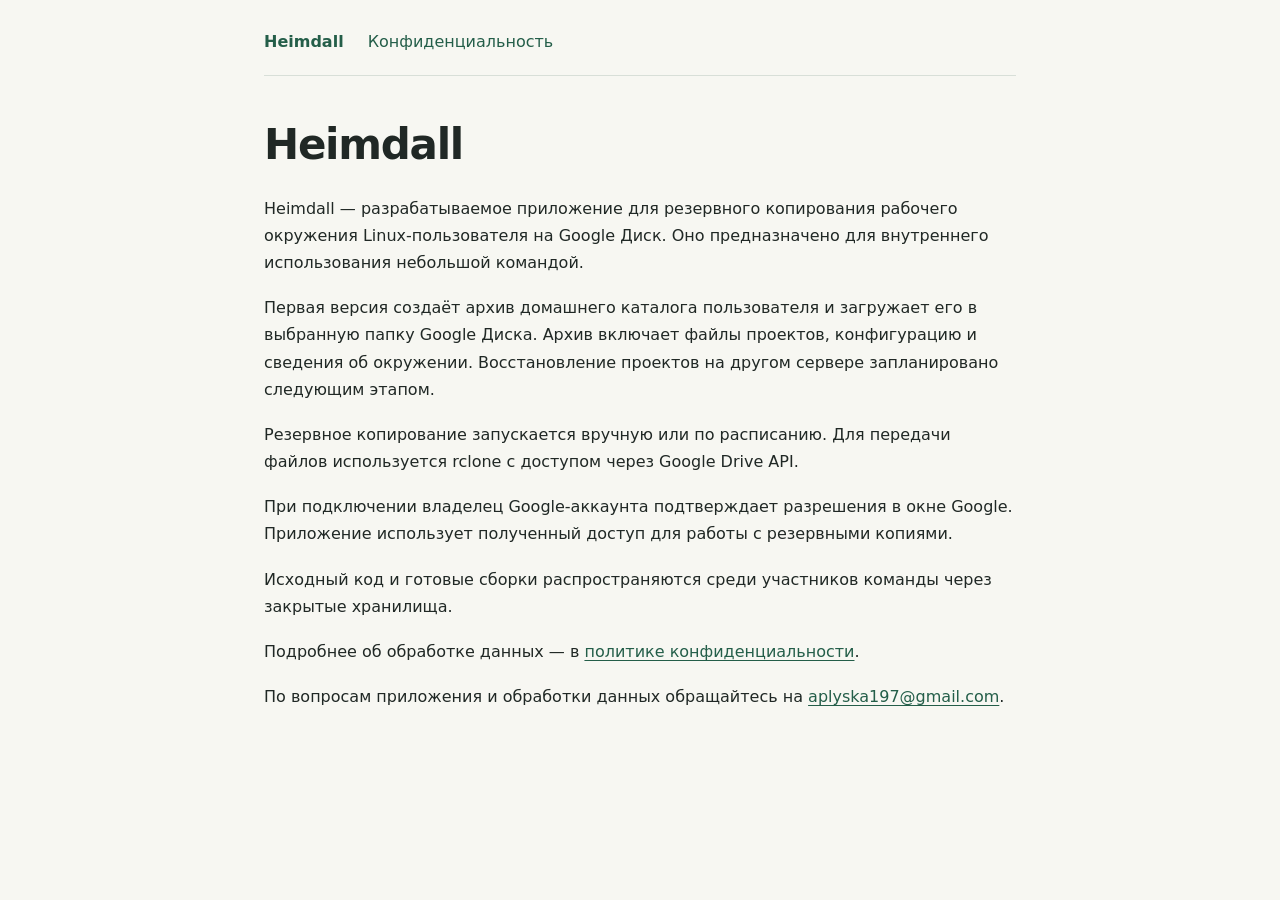
<file: index.html>
<!doctype html>
<html lang="ru">
<head>
  <meta charset="utf-8">
  <meta name="viewport" content="width=device-width, initial-scale=1">
  <title>Heimdall — резервное копирование окружения Linux</title>
  <meta name="description" content="Heimdall — разрабатываемое приложение для резервного копирования рабочего окружения Linux-пользователя на Google Диск.">
  <link rel="stylesheet" href="styles.css">
</head>
<body>
  <nav aria-label="Навигация">
    <a href="index.html" aria-current="page">Heimdall</a>
    <a href="privacy.html">Конфиденциальность</a>
  </nav>
  <main>
    <h1>Heimdall</h1>
    <p>Heimdall — разрабатываемое приложение для резервного копирования рабочего окружения Linux-пользователя на Google Диск. Оно предназначено для внутреннего использования небольшой командой.</p>
    <p>Первая версия создаёт архив домашнего каталога пользователя и загружает его в выбранную папку Google Диска. Архив включает файлы проектов, конфигурацию и сведения об окружении. Восстановление проектов на другом сервере запланировано следующим этапом.</p>
    <p>Резервное копирование запускается вручную или по расписанию. Для передачи файлов используется rclone с доступом через Google Drive API.</p>
    <p>При подключении владелец Google-аккаунта подтверждает разрешения в окне Google. Приложение использует полученный доступ для работы с резервными копиями.</p>
    <p>Исходный код и готовые сборки распространяются среди участников команды через закрытые хранилища.</p>
    <p>Подробнее об обработке данных — в <a href="privacy.html">политике конфиденциальности</a>.</p>
    <p>По вопросам приложения и обработки данных обращайтесь на <a href="mailto:aplyska197@gmail.com">aplyska197@gmail.com</a>.</p>
  </main>
</body>
</html>
</file>
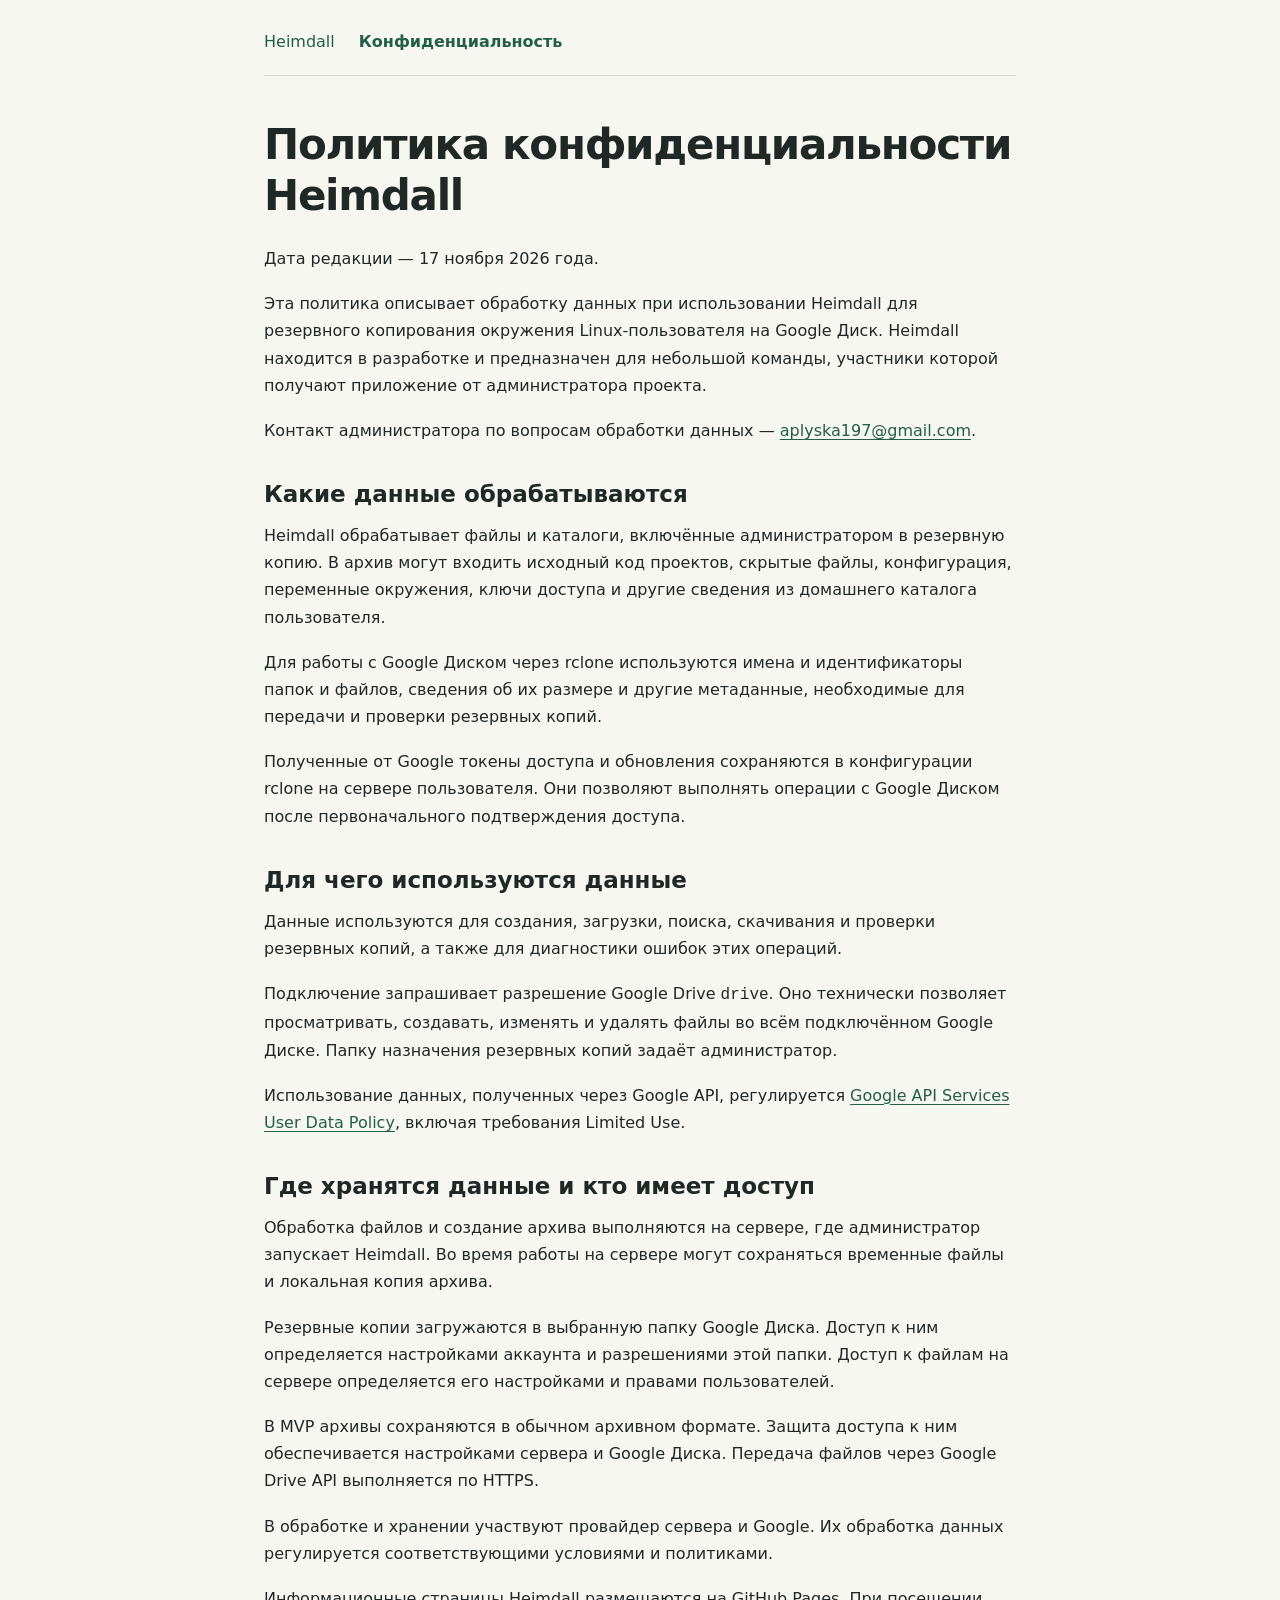
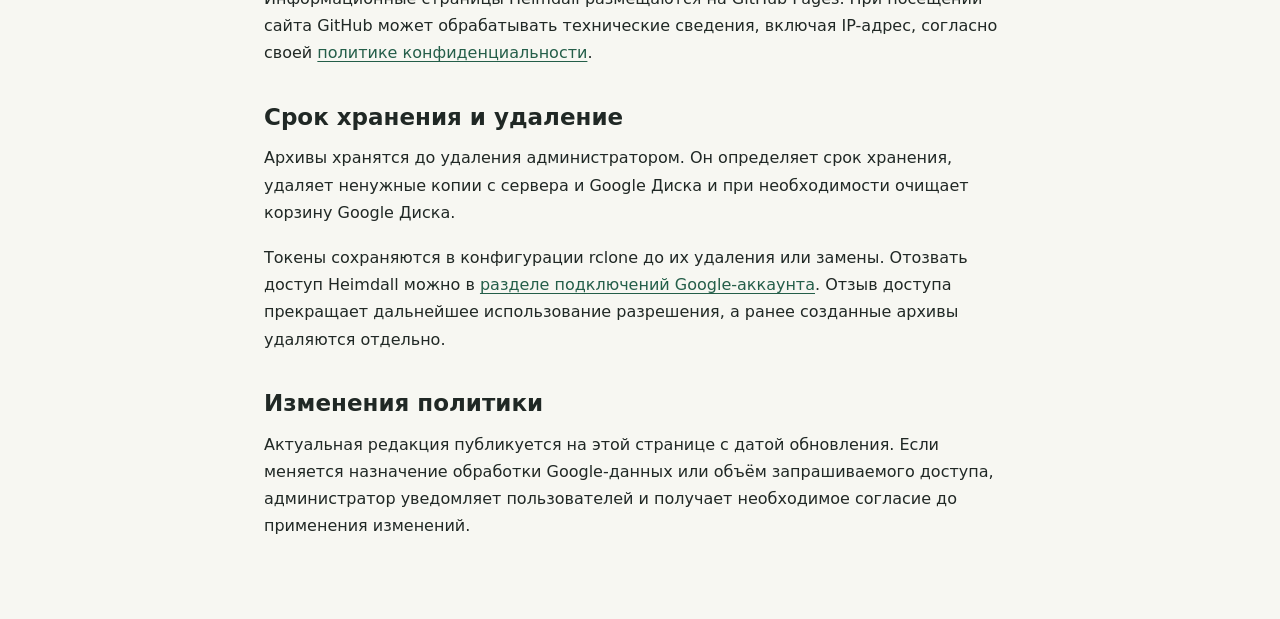
<file: privacy.html>
<!doctype html>
<html lang="ru">
<head>
  <meta charset="utf-8">
  <meta name="viewport" content="width=device-width, initial-scale=1">
  <title>Политика конфиденциальности — Heimdall</title>
  <meta name="description" content="Обработка, хранение и удаление данных при использовании Heimdall для резервного копирования на Google Диск.">
  <link rel="stylesheet" href="styles.css">
</head>
<body>
  <nav aria-label="Навигация">
    <a href="index.html">Heimdall</a>
    <a href="privacy.html" aria-current="page">Конфиденциальность</a>
  </nav>
  <main>
    <h1>Политика конфиденциальности Heimdall</h1>
    <p>Дата редакции — 17 ноября 2026 года.</p>
    <p>Эта политика описывает обработку данных при использовании Heimdall для резервного копирования окружения Linux-пользователя на Google Диск. Heimdall находится в разработке и предназначен для небольшой команды, участники которой получают приложение от администратора проекта.</p>
    <p>Контакт администратора по вопросам обработки данных — <a href="mailto:aplyska197@gmail.com">aplyska197@gmail.com</a>.</p>

    <h2>Какие данные обрабатываются</h2>
    <p>Heimdall обрабатывает файлы и каталоги, включённые администратором в резервную копию. В архив могут входить исходный код проектов, скрытые файлы, конфигурация, переменные окружения, ключи доступа и другие сведения из домашнего каталога пользователя.</p>
    <p>Для работы с Google Диском через rclone используются имена и идентификаторы папок и файлов, сведения об их размере и другие метаданные, необходимые для передачи и проверки резервных копий.</p>
    <p>Полученные от Google токены доступа и обновления сохраняются в конфигурации rclone на сервере пользователя. Они позволяют выполнять операции с Google Диском после первоначального подтверждения доступа.</p>

    <h2>Для чего используются данные</h2>
    <p>Данные используются для создания, загрузки, поиска, скачивания и проверки резервных копий, а также для диагностики ошибок этих операций.</p>
    <p>Подключение запрашивает разрешение Google Drive <code>drive</code>. Оно технически позволяет просматривать, создавать, изменять и удалять файлы во всём подключённом Google Диске. Папку назначения резервных копий задаёт администратор.</p>
    <p>Использование данных, полученных через Google API, регулируется <a href="https://developers.google.com/terms/api-services-user-data-policy">Google API Services User Data Policy</a>, включая требования Limited Use.</p>

    <h2>Где хранятся данные и кто имеет доступ</h2>
    <p>Обработка файлов и создание архива выполняются на сервере, где администратор запускает Heimdall. Во время работы на сервере могут сохраняться временные файлы и локальная копия архива.</p>
    <p>Резервные копии загружаются в выбранную папку Google Диска. Доступ к ним определяется настройками аккаунта и разрешениями этой папки. Доступ к файлам на сервере определяется его настройками и правами пользователей.</p>
    <p>В MVP архивы сохраняются в обычном архивном формате. Защита доступа к ним обеспечивается настройками сервера и Google Диска. Передача файлов через Google Drive API выполняется по HTTPS.</p>
    <p>В обработке и хранении участвуют провайдер сервера и Google. Их обработка данных регулируется соответствующими условиями и политиками.</p>
    <p>Информационные страницы Heimdall размещаются на GitHub Pages. При посещении сайта GitHub может обрабатывать технические сведения, включая IP-адрес, согласно своей <a href="https://docs.github.com/en/site-policy/privacy-policies/github-general-privacy-statement">политике конфиденциальности</a>.</p>

    <h2>Срок хранения и удаление</h2>
    <p>Архивы хранятся до удаления администратором. Он определяет срок хранения, удаляет ненужные копии с сервера и Google Диска и при необходимости очищает корзину Google Диска.</p>
    <p>Токены сохраняются в конфигурации rclone до их удаления или замены. Отозвать доступ Heimdall можно в <a href="https://myaccount.google.com/connections">разделе подключений Google-аккаунта</a>. Отзыв доступа прекращает дальнейшее использование разрешения, а ранее созданные архивы удаляются отдельно.</p>

    <h2>Изменения политики</h2>
    <p>Актуальная редакция публикуется на этой странице с датой обновления. Если меняется назначение обработки Google-данных или объём запрашиваемого доступа, администратор уведомляет пользователей и получает необходимое согласие до применения изменений.</p>
  </main>
</body>
</html>
</file>
<file: styles.css>
:root {
  color-scheme: light;
  font-family: Inter, system-ui, -apple-system, BlinkMacSystemFont, "Segoe UI", sans-serif;
  color: #202825;
  background: #f7f7f2;
  font-synthesis: none;
}

* { box-sizing: border-box; }

body {
  max-width: 800px;
  margin: 0 auto;
  padding: 28px 24px 64px;
  font-size: 16px;
  line-height: 1.7;
  overflow-wrap: anywhere;
}

nav {
  display: flex;
  flex-wrap: wrap;
  gap: 12px 24px;
  padding-bottom: 20px;
  margin-bottom: 44px;
  border-bottom: 1px solid #d8dfd8;
}

a { color: #245e49; text-underline-offset: 3px; }
nav a { text-decoration: none; }
nav a[aria-current="page"] { font-weight: 650; }
a:hover { text-decoration: underline; }
a:focus-visible { outline: 2px solid #245e49; outline-offset: 5px; }

h1 {
  margin: 0 0 24px;
  font-size: clamp(30px, 6vw, 42px);
  line-height: 1.2;
  letter-spacing: -0.03em;
}

h2 { margin: 36px 0 12px; font-size: 23px; line-height: 1.3; }
p { margin: 0 0 18px; }

@media (max-width: 480px) {
  body { padding: 20px 20px 40px; }
  nav { margin-bottom: 32px; }
}
</file>
